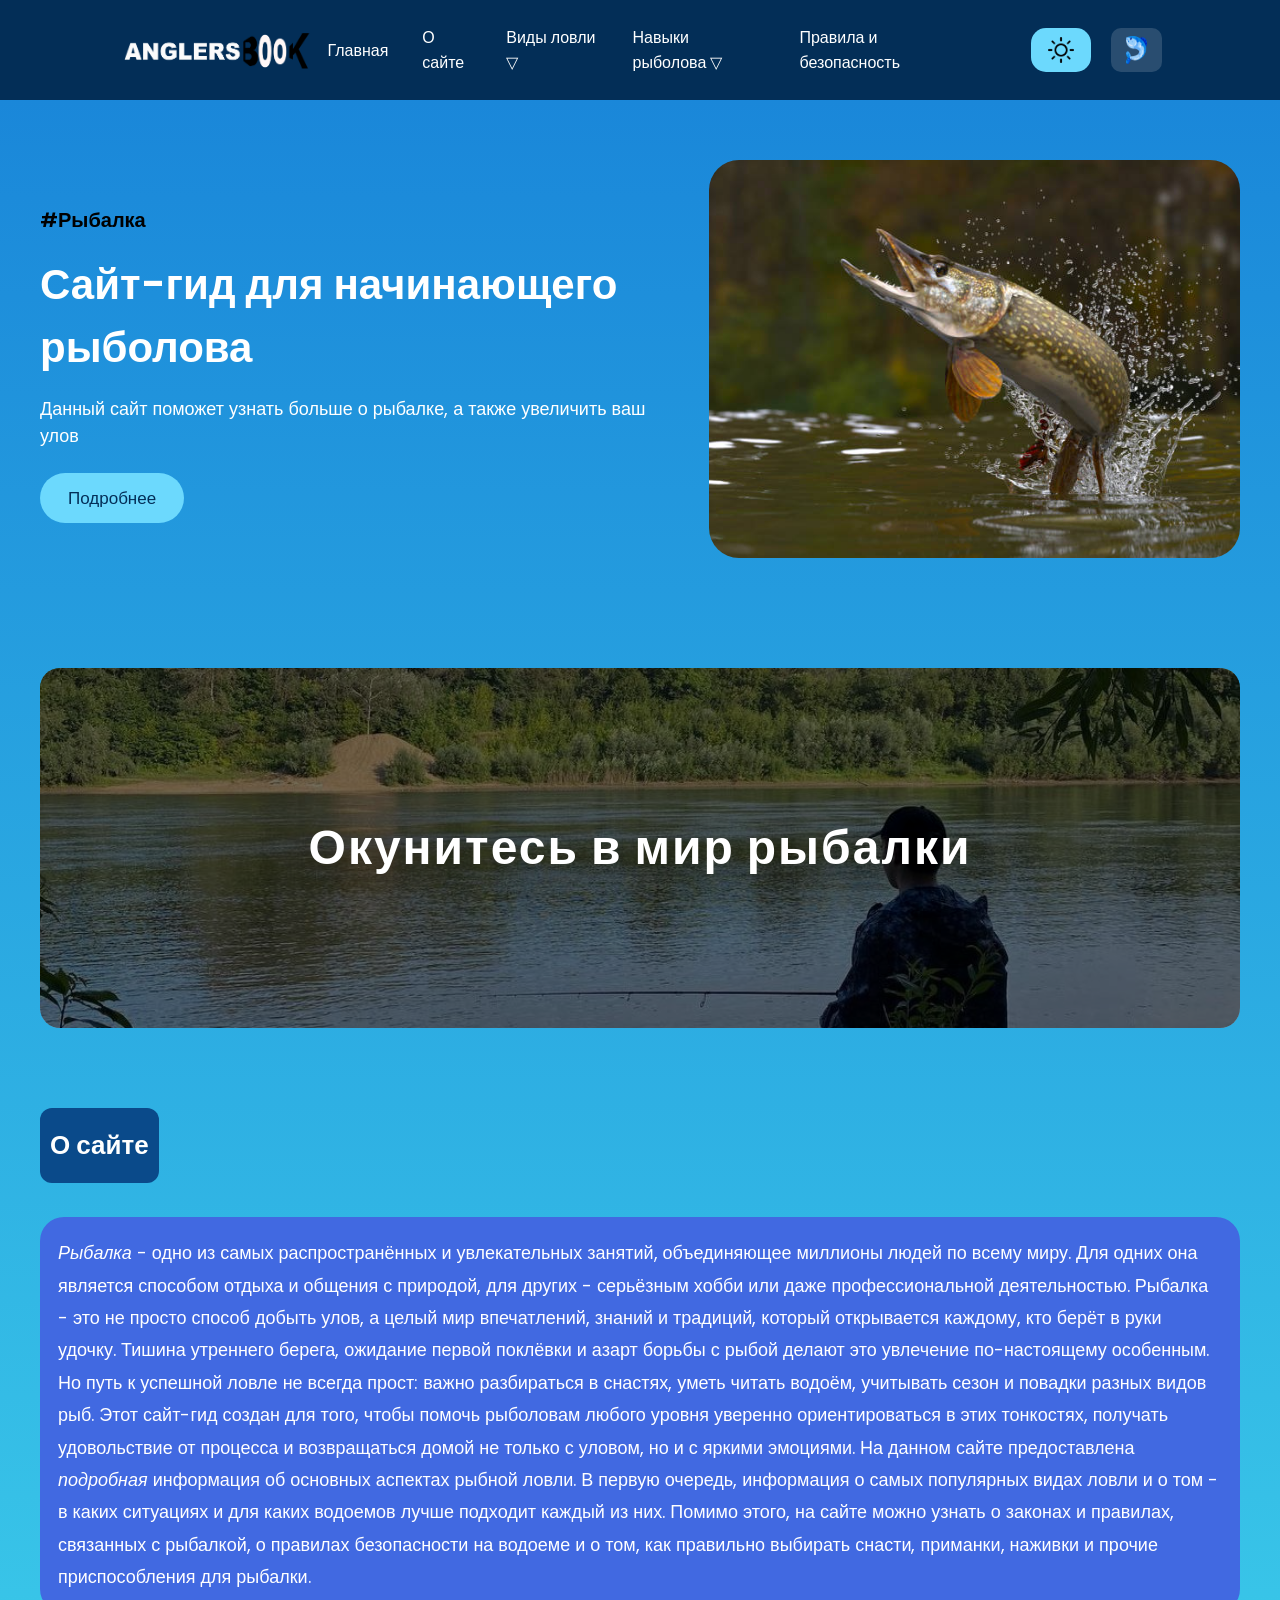
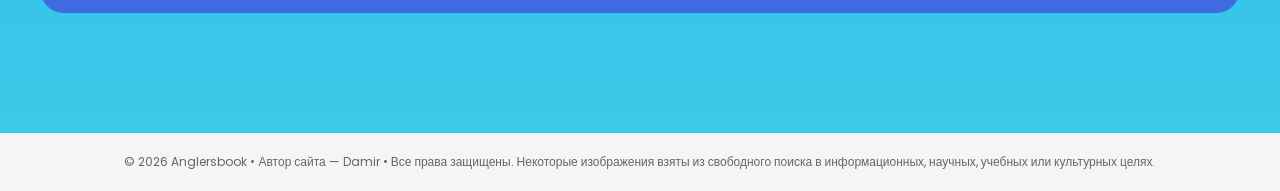
<file: index.html>
<!DOCTYPE html>
<html lang="en">
<head>
  <meta charset="UTF-8">
  <meta name="viewport" content="width=device-width, initial-scale=1.0">
  <title>Anglersbook</title>
  <link rel="stylesheet" href="css/main.css">
  <style>
  .blue {
    color: #032e57;
  }
  </style>
  
</head>
<body>

  <div class="wrapper">
    <header>
      <div class="container">
        <div class="logo"><img src="img/logo.png" alt=""></div>
        <nav>
          <ul>
          <li><a href="index.html">Главная</a></li>
          <li><a href="#about">О сайте</a></li>
          <li><a href="pages/fishing-types.html">Виды ловли &bigtriangledown;</a>
            <ul>
              <li><a href="pages/fishing-types.html#poplavok">Поплавок</a></li>
              <li><a href="pages/fishing-types.html#donka">Донная ловля</a></li>
              <li><a href="pages/fishing-types.html#spin">Спиннинг</a></li>
            </ul>
          </li>
          <li><a href="pages/fishing-skills.html">Навыки рыболова &bigtriangledown;</a>
            <ul>
              <li><a href="pages/fishing-skills.html#snast">Всё о снастях и оснастках</a></li>
              <li><a href="pages/fishing-skills.html#zabros">Техника заброса</a></li>
              <li><a href="pages/fishing-skills.html#viv">Правила вываживания</a></li>
            </ul>
          </li>
          <li><a href="pages/fishing-rules.html">Правила и безопасность</a></li>
          <li class="btn theme-toggle">
            <a href="#">
              <img src="./img/sun.png" alt="Тема" id="theme-icon">
            </a>
          </li>
          <li>
            <a href="pages/trophies.html" class="gallery-btn" title="Галерея трофеев">
              <img src="img/free-icon-fish-1134431.png" alt="Галерея трофеев">
              <span class="gallery-tooltip">Галерея трофеев</span>
            </a>
          </li>
        </ul>
        </nav>
      </div>
    </header>
    <div class="Info">
      <div class="hero container">
        <div class="hero--info">
            <h2>#Рыбалка</h2>
            <h1>Сайт-гид для начинающего рыболова</h1>
            <p>Данный сайт поможет узнать больше о рыбалке, а также увеличить ваш улов</p>
            <a href="#about" class="btn">Подробнее</a>
        </div>
          <img src="img/pikejump.jpg" alt="" id="hero-img">
      </div>
      <section class="scroll-hero" id="scrollHero">
        <div class="scroll-hero-overlay"></div>
        <div class="scroll-hero-content">
          <h2>Окунитесь в мир рыбалки</h2>
        </div>
      </section>
      <div class="container big-text">
        <section id="about">
          <p>О сайте</p>
        </section>
      </div>
      <div class="container banner">
        <p><em>Рыбалка</em> - одно из самых распространённых и увлекательных занятий, объединяющее миллионы людей по всему миру. Для одних она является способом отдыха и общения с природой, для других - серьёзным хобби или даже профессиональной деятельностью. Рыбалка - это не просто способ добыть улов, а целый мир впечатлений, знаний и традиций, который открывается каждому, кто берёт в руки удочку. Тишина утреннего берега, ожидание первой поклёвки и азарт борьбы с рыбой делают это увлечение по-настоящему особенным. Но путь к успешной ловле не всегда прост: важно разбираться в снастях, уметь читать водоём, учитывать сезон и повадки разных видов рыб. Этот сайт-гид создан для того, чтобы помочь рыболовам любого уровня уверенно ориентироваться в этих тонкостях, получать удовольствие от процесса и возвращаться домой не только с уловом, но и с яркими эмоциями. На данном сайте предоставлена <em>подробная</em> информация об основных аспектах рыбной ловли. В первую очередь, информация о самых популярных видах ловли и о том - в каких ситуациях и для каких водоемов лучше подходит каждый из них. Помимо этого, на сайте можно узнать о законах и правилах, связанных с рыбалкой, о правилах безопасности на водоеме и о том, как правильно выбирать снасти, приманки, наживки и прочие приспособления для рыбалки.</p>
      </div>
    </div>
    <footer class="site-footer">
      <div class="container">
        <p>© 2026 Anglersbook • Автор сайта — <a href="https://github.com/d4mir01">Damir</a> • Все права защищены. Некоторые изображения взяты из свободного поиска в информационных, научных, учебных или культурных целях.</p>
      </div>
    </footer>
  </div> 
  <script src="js/theme.js"></script>
  <button class="scroll-top" id="scrollTopBtn" aria-label="Наверх">
      ↑
  </button>
</body>
</html>
</file>
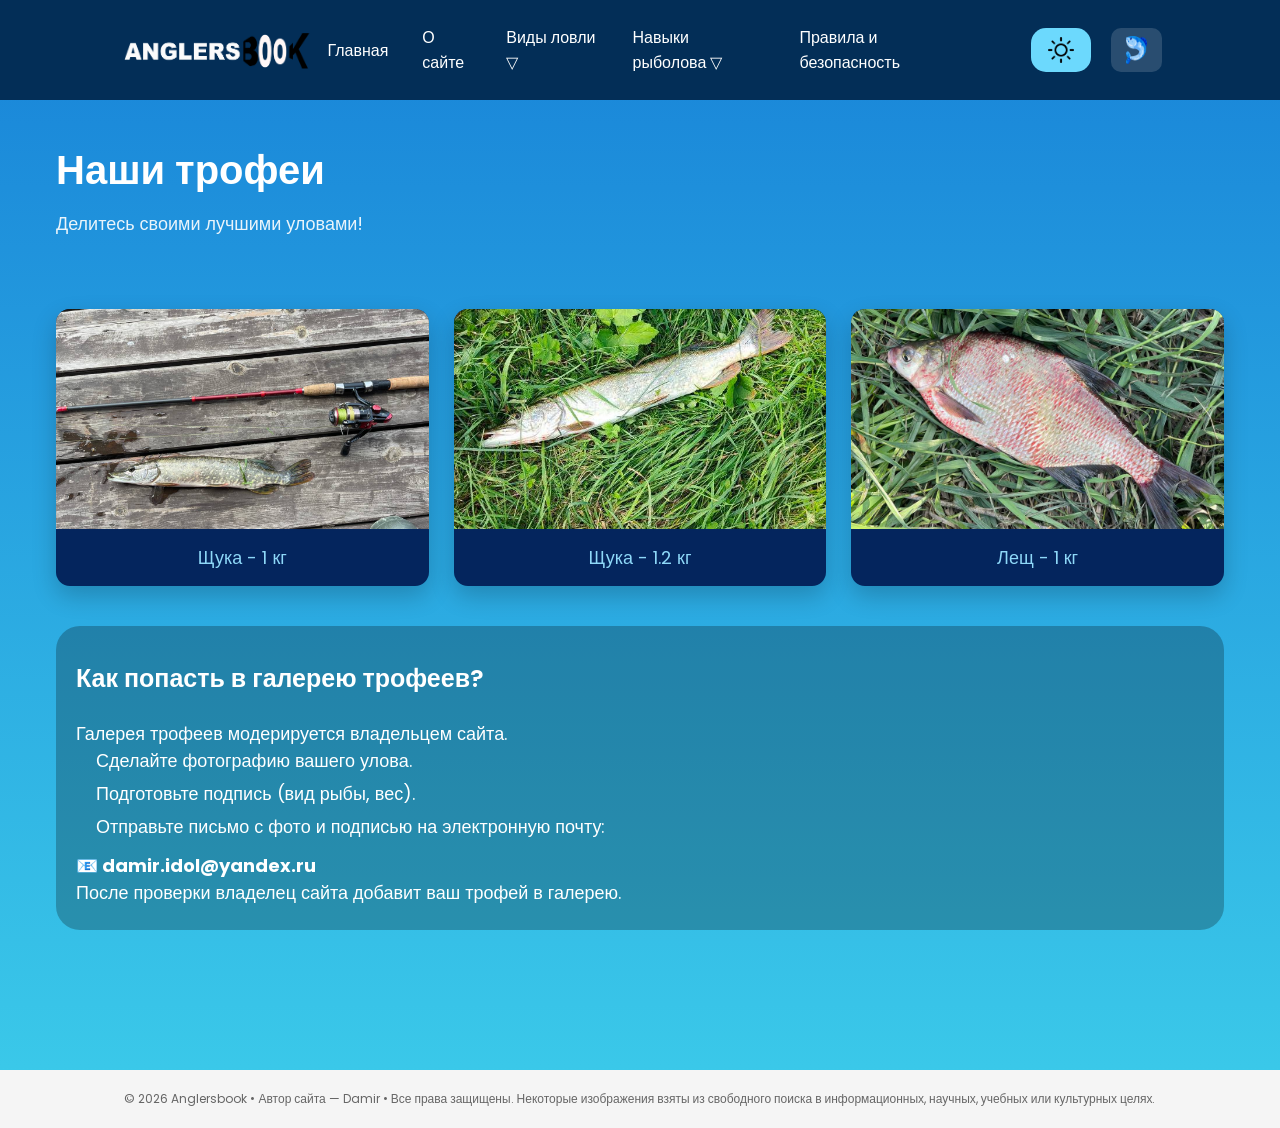
<file: pages/trophies.html>
<!DOCTYPE html>
<html lang="ru">
<head>
  <meta charset="UTF-8">
  <meta name="viewport" content="width=device-width, initial-scale=1.0">
  <title>Anglersbook</title>


  <link rel="stylesheet" href="../css/main.css">

</head>
<body>




<div class="wrapper">
    <header>
      <div class="container">
      <div class="logo"><a href="../index.html"><img src="../img/logo.png" alt=""></a></div>
      <nav>
        <ul>
          <li><a href="../index.html">Главная</a></li>
          <li><a href="../index.html#about">О сайте</a></li>
          <li><a href="../pages/fishing-types.html">Виды ловли &bigtriangledown;</a>
            <ul>
              <li><a href="../pages/fishing-types.html#poplavok">Поплавок</a></li>
              <li><a href="../pages/fishing-types.html#donka">Донная ловля</a></li>
              <li><a href="../pages/fishing-types.html#spin">Спиннинг</a></li>
            </ul>
          </li>
          <li><a href="../pages/fishing-skills.html">Навыки рыболова &bigtriangledown;</a>
            <ul>
              <li><a href="../pages/fishing-skills.html#snast">Всё о снастях и оснастках</a></li>
              <li><a href="../pages/fishing-skills.html#zabros">Техника заброса</a></li>
              <li><a href="../pages/fishing-skills.html#viv">Правила вываживания</a></li>
            </ul>
          </li>
          <li><a href="../pages/fishing-rules.html">Правила и безопасность</a></li>
          <li class="btn theme-toggle">
            <a href="#">
              <img src="../img/sun.png" alt="Тема" id="theme-icon">
            </a>
          </li>
          <li>
            <a href="../pages/trophies.html" class="gallery-btn" title="Галерея трофеев">
              <img src="../img/free-icon-fish-1134431.png" alt="Галерея трофеев">
              <span class="gallery-tooltip">Галерея трофеев</span>
            </a>
          </li>


        </ul>
      </nav>
      </div>
    </header>

    <main class="trophies-page">

    <h1 class="page-title">Наши трофеи</h1>
    <p class="page-subtitle">Делитесь своими лучшими уловами!</p>



    <div class="trophies-gallery">

      <div class="trophy-card">
          <img src="../img/pikes.jpg" alt="Карп">
          <p>Щука - 1 кг</p>
      </div>

      <div class="trophy-card">
          <img src="../img/pikeg.jpg" alt="Щука">
          <p>Щука - 1.2 кг</p>
      </div>

      <div class="trophy-card">
          <img src="../img/bream.jpg" alt="Лещ">
          <p>Лещ - 1 кг</p>
      </div>

    </div>

  
    <section class="trophy-instruction">
        <h2>Как попасть в галерею трофеев?</h2>

        <p>
            Галерея трофеев модерируется владельцем сайта.
        </p>

        <ol>
            <li>Сделайте фотографию вашего улова.</li>
            <li>Подготовьте подпись (вид рыбы, вес).</li>
            <li>Отправьте письмо с фото и подписью на электронную почту:</li>
        </ol>

        <p style="font-weight: bold; font-size: 18px;">
            <a href="mailto:damir.idol@ya.ru?subject=Галерея трофеев" target="_blank" rel="noopener">📧 damir.idol@yandex.ru</a>
        </p>

        <p>
            После проверки владелец сайта добавит ваш трофей в галерею.
        </p>
    </section>

    </main>
    <button class="scroll-top" id="scrollTopBtn" aria-label="Наверх">
        ↑
    </button>
    <footer class="site-footer">
      <div class="container">
        <p>© 2026 Anglersbook • Автор сайта — <a href="https://github.com/d4mir01">Damir</a> • Все права защищены. Некоторые изображения взяты из свободного поиска в информационных, научных, учебных или культурных целях.</p>
      </div>
    </footer>
</div>

  <script src="../js/theme.js"></script>
</body>
</html>
</file>
<file: css/main.css>
@import url('https://fonts.googleapis.com/css2?family=Poppins:wght@300;400;500;600;700&display=swap');

* {
  margin: 0;
  padding: 0;
  list-style: none;
  text-decoration: none;
  box-sizing: border-box;
}

html {
  scroll-behavior: smooth;
}

body {
  font-family: "Poppins", sans-serif;
  font-weight: 400;
  color: #fff;
  font-size: 18px;
}

a {
  text-decoration: none;
  color: inherit;
}

img {
  max-width: 100%;
  display: block;
}

.wrapper {
  background: linear-gradient(0deg, rgb(60, 204, 234), rgb(24, 131, 216));
  width: 100%;
}

.container {
  max-width: 1200px;
  margin: 0 auto;
  padding: 0 16px;
}

.Info {
  max-width: 1200px;
  margin: 0 auto;
}

/* ===== ШАПКА / НАВИГАЦИЯ ===== */

header {
    background:#032e57;
    padding: 10px 8%;
}

header .container {
    display: flex;
    align-items: center;
}

header .container {
  display: flex;
  align-items: center;
  justify-content: space-between;
}

header nav {
  margin-left: auto;
}

header nav ul {
    display: flex;
    align-items: center;
}

header nav ul li {
    position: relative;
}

header nav ul li a {
    padding: 15px;
    color: #fff;
    font-size: 16px;
    display: block;
}  

header nav ul li a:hover {
    background:#6cd9fd;
    color:#fff;
    border-radius: 15px;
}

nav ul li ul {
    position: absolute;
    left: 0;
    width: 180px;
    background:#4584ff;
    display: none;
    z-index: 20;
    border-radius: 15px;
}

nav ul li ul li {
    width: 100%;
    border: 1px solid rgba(0,0,0,.1);
}

nav ul li:hover > ul {
    display: initial;
}

header nav ul li.btn a {
    background: #6cd9fd;
    padding: 9px 17px;
    border-radius: 15px;
    transition: all 500ms ease;
    margin-left: 50px;
}
header nav ul li.btn a:hover {
    background: #4584ff;
}

header nav ul {
  display: flex;
  align-items: center;
  gap: 10px;
}

.logo img {
    height: 55px;
}

body {
  padding-top: 0px;
}

header nav ul {
  display: flex;
  align-items: center;
  gap: 4px;
} 

.hero img {
  border-radius: 30px;
  overflow: hidden;
}

.hero img {
  width: 100%;
  display: block;
}


/* Мобильная навигация */
@media (max-width: 768px) {
  header .container {
    flex-wrap: wrap;
    gap: 8px 0;
  }

  header nav ul {
    flex-wrap: wrap;
    justify-content: flex-end;
  }
}

/* ===== ТЕМА САЙТА (СВЕТЛАЯ / ТЁМНАЯ) ===== */

body.dark-theme .wrapper {
  background: #04255D;
}

body.dark-theme .logo {
  border-radius: 16px;
}

.dark-theme {
background-color: #000;
}

.theme-toggle img {
  width: 26px;
  height: 26px;
  cursor: pointer;
  transition: transform 0.3s ease;
}

.theme-toggle img:hover {
  transform: rotate(20deg) scale(1.1);
}

.theme-toggle {
  flex-shrink: 0;
}

.theme-toggle a {
  display: flex;
  align-items: center;
  justify-content: center;

  min-width: 32px;
  min-height: 32px;
}

.theme-toggle {
  padding: 0 !important;
}

@media (max-width: 900px) {
  nav ul {
    flex-wrap: wrap;
  }
}

/* ===== КНОПКА НАВЕРХ ===== */

.scroll-top {
  position: fixed;
  right: 20px;
  bottom: 20px;
  width: 52px;
  height: 52px;
  border-radius: 50%;
  border: none;
  background: #178bff;
  color: #fff;
  font-size: 26px;
  font-weight: bold;
  cursor: pointer;
  box-shadow: 0 10px 25px rgba(0, 0, 0, 0.25);
  opacity: 0;
  visibility: hidden;
  transform: translateY(20px);
  transition: 0.3s ease;
  z-index: 9999;
}

.scroll-top.show {
  opacity: 1;
  visibility: visible;
  transform: translateY(0);
}

.scroll-top:hover {
  background: #0f6fd1;
  transform: translateY(-4px);
}


/* ===== ГЛАВНАЯ: HERO ===== */

.hero {
  display: grid;
  grid-template-columns: minmax(0, 1.2fr) minmax(0, 1fr);
  align-items: center;
  gap: 32px;
  padding: 60px 0 80px;
}

.hero--info h2 {
  color: #000000;
  font-size: 20px;
  font-weight: 600;
  margin-bottom: 8px;
}

.hero--info h1 {
  font-size: 42px;
  font-weight: 600;
  margin-bottom: 16px;
}

.hero--info p {
  font-weight: 400;
  font-size: 18px;
  margin-bottom: 24px;
}

.hero--info .btn {
  display: inline-block;
  background: #6cd9fd;
  color: #032e57;
  border-radius: 40px;
  padding: 12px 28px;
  border: 0;
  transition: all 0.3s ease;
  font-size: 17px;
}

.hero--info .btn:hover {
  cursor: pointer;
  transform: translateY(-2px);
  background: #4fc5f4;
}

.hero img {
  max-width: 100%;
}

@media (max-width: 900px) {
  .hero {
    grid-template-columns: 1fr;
    text-align: center;
  }

  .hero--info h1 {
    font-size: 32px;
  }

  .hero--info p {
    font-size: 16px;
  }

  .hero--info .btn {
    font-size: 16px;
  }
}

/* ===== ГЛАВНАЯ: БЛОК О САЙТЕ ===== */

.big-text {
  margin-top: 40px;
  margin-bottom: 24px;
  padding: 18px 10px;
  font-size: 26px;
  font-weight: 600;
  border-radius: 12px;
  background: #0A4A8A;
  display: inline-block;
}

.banner {
  padding: 10px 0 40px;
}

.banner p {
  line-height: 1.8;
  margin-bottom: 20px;
  width: 100%;
  font-size: 18px;
  background: #4169E1;
  border-radius: 24px;
  padding: 20px 18px;
}

@media (max-width: 900px) {
  .big-text {
    font-size: 22px;
  }

  .banner p {
    font-size: 16px;
  }
}

/* ===== КНОПКА ГАЛЕРЕИ ТРОФЕЕВ В ШАПКЕ ===== */

.gallery-btn {
  position: relative;
  width: 51px;
  height: 44px;
  background: rgba(255, 255, 255, 0.15);
  border-radius: 10px;
  display: flex;
  align-items: center;
  justify-content: center;
  margin-left: 16px;
  transition: 0.2s;
}

.gallery-btn img {
  width: 28px;
  height: 28px;
}

.gallery-btn:hover {
  background: rgba(255, 255, 255, 0.25);
  transform: translateY(-2px);
}

.gallery-tooltip {
  position: absolute;
  bottom: -38px;
  left: 50%;
  transform: translateX(-50%);
  background: rgba(0, 0, 0, 0.8);
  color: #fff;
  padding: 6px 10px;
  border-radius: 6px;
  font-size: 12px;
  white-space: nowrap;
  opacity: 0;
  pointer-events: none;
  transition: 0.2s;
}

.gallery-btn:hover .gallery-tooltip {
  opacity: 1;
}

/* ===== ПРЕМИУМ SCROLL-БЛОК НА ГЛАВНОЙ ===== */

.scroll-hero {
  position: relative;
  height: 360px;
  margin: 30px 0 40px;
  background: url("../img/scroll-bg.jpg") center/cover no-repeat;
  overflow: hidden;
  opacity: 0;
  transform: translateY(60px);
  transition: opacity 1s ease, transform 1s ease;
  border-radius: 20px;
}

.scroll-hero-overlay {
  position: absolute;
  inset: 0;
  background: rgba(0, 0, 0, 0.55);
  opacity: 0;
  transition: opacity 1.2s ease;
}

.scroll-hero-content {
  position: relative;
  z-index: 2;
  height: 100%;
  display: flex;
  align-items: center;
  justify-content: center;
}

.scroll-hero-content h2 {
  font-size: 48px;
  font-weight: 700;
  letter-spacing: 2px;
  color: #ffffff;
  opacity: 0;
  transform: translateY(30px);
  transition: opacity 1.2s ease, transform 1.2s ease;
  text-shadow: 0 10px 40px rgba(0, 0, 0, 0.7);
  text-align: center;
  padding: 0 16px;
}

.scroll-hero.active {
  opacity: 1;
  transform: translateY(0);
}

.scroll-hero.active .scroll-hero-overlay {
  opacity: 1;
}

.scroll-hero.active h2 {
  opacity: 1;
  transform: translateY(0);
}

@media (max-width: 768px) {
  .scroll-hero {
    height: 260px;
  }

  .scroll-hero-content h2 {
    font-size: 32px;
  }
}

/* ===== СТРАНИЦА ТРОФЕЕВ ===== */

.trophies-page {
  max-width: 1200px;
  margin: 0 auto;
  padding: 40px 16px 80px;
}

.page-title {
  font-size: 40px;
  margin-bottom: 10px;
}

.page-subtitle {
  font-size: 18px;
  opacity: 0.9;
  margin-bottom: 32px;
}


.trophy-gallery {
  display: grid;
  grid-template-columns: repeat(auto-fill, minmax(240px, 1fr));
  gap: 22px;
  margin-bottom: 48px;
}

.trophy-card {
  position: relative;
  background: #4169E1;
  border-radius: 20px;
  overflow: hidden;
  box-shadow: 0 10px 25px rgba(0, 0, 0, 0.2);
  transition: 0.2s;
}

.trophy-card:hover {
  transform: translateY(-4px);
}

.trophy-card img {
  width: 100%;
  height: 220px;
  object-fit: cover;
}

.trophy-card .caption {
  padding: 14px;
  font-size: 15px;
  background: rgba(0, 0, 0, 0.15);
}


.trophy-instruction {
  background: rgba(0, 0, 0, 0.25);
  border-radius: 24px;
  padding: 24px 20px;
}

.trophy-instruction h2 {
  margin-bottom: 12px;
}

.trophy-instruction ol {
  margin-left: 20px;
  margin-bottom: 12px;
}

.trophy-instruction li {
  margin-bottom: 6px;
}

@media (max-width: 768px) {
  .page-title {
    font-size: 32px;
  }

  .page-subtitle {
    font-size: 16px;
  }

  .trophy-upload {
    padding: 18px 16px;
  }
}

.trophies-gallery{
    display: grid;
    grid-template-columns: repeat(auto-fit, minmax(250px, 1fr));
    gap: 25px;
    padding: 40px 0;
}

.trophy-card{
    background: #04255D;
    border-radius: 14px;
    overflow: hidden;
    text-align: center;
    transition: transform 0.3s ease;
}

.trophy-card:hover{
    transform: translateY(-5px);
}

.trophy-card img{
    width: 100%;
    height: 220px;
    object-fit: cover;
}

.trophy-card p{
    padding: 15px;
    color: #8ED8F8;
    font-size: 18px;
}

.trophy-card img{
    width:100%;
    height:220px;
    object-fit:cover;
    transition: transform 0.4s;
}

.trophy-card:hover img{
    transform: scale(1.08);
}

/* ===== ОБЩИЕ ТЕКСТОВЫЕ БЛОКИ (ВИДЫ ЛОВЛИ) ===== */

h1, h2 {
  font-weight: 600;
}

h2,
h3,
h4 {
  font-size: 25px;
  padding: 10px 0;
}


.trending {
  padding-top: 40px;
}

.trending h1 {
  font-weight: 600;
  font-size: 32px;
  background: #0A4A8A;
  border-radius: 12px;
  padding: 18px 20px;
  display: inline-block;
  margin-bottom: 24px;
}

.trending .catch {
  display: grid;
  grid-template-columns: repeat(auto-fit, minmax(220px, 1fr));
  gap: 20px;
  width: 100%;
  padding: 30px 0;
}

.trending .catch span {
  display: block;
  text-align: center;
  margin-top: 16px;
  font-size: 20px;
}

.trending .catch span img {
  position: relative;
  top: 5px;
  margin-right: 7px;
}

.trending .catch img {
  border-radius: 30px;
}

.catch .block {
  background: #7FD6F7;
  color: #032e57;
  border-radius: 30px;
  padding: 20px 12px;
  border: 0;
  transition: all 0.3s ease;
  font-size: 18px;
}

.catch .block:hover {
  cursor: pointer;
  transform: scale(1.03);
}

.catch .block span a {
  color: #032e57;
}

.main-text {
  padding: 20px;
  font-size: 28px;
  font-weight: 600;
  width: 500px;
  border-radius: 12px;
  margin-top: 150px;
  background: #0A4A8A;
  margin-right: 1090px;
}

.banner .text1 {
  line-height: 1.7;
  margin-bottom: 20px;
  width: 100%;
  font-size: 20px;
  background: #4169E1;
  border-radius: 30px;
  padding: 20px 25px;
}

.banner ol {
  line-height: 1.7;
  margin-bottom: 20px;
  width: 100%;
  font-size: 20px;
  background: #4169E1;
  border-radius: 30px;
  padding: 20px 25px;
}

.banner .text2 {
  line-height: 1.7;
  margin-bottom: 20px;
  width: 100%;
  font-size: 20px;
  border-radius: 30px;
  padding: 20px 25px;
}

@media (max-width: 900px) {
  .main-text {
    margin-top: 40px;
    font-size: 22px;
  }

  .banner .text1,
  .banner ol {
    font-size: 18px;
  }
}

.text-block {
  font-size: 18px;
  line-height: 1.7;
  color: #ffffff;
}

.text-block p {
  margin: 0 0 10px 0;
}

.text-block ul,
.text-block ol {
  margin-left: 20px;
}

.text-block li {
  margin-bottom: 6px;
}

/* ===== БЛОКИ ТЕКСТ + КАРТИНКА ===== */

.media-right {
  display: grid;
  grid-template-columns: 1fr 260px;
  gap: 20px;
  align-items: center;
}

.media-right .media-img img {
  width: 100%;
  border-radius: 16px;
  box-shadow: 0 8px 20px rgba(0, 0, 0, 0.25);
}

@media (max-width: 900px) {
  .media-right {
    grid-template-columns: 1fr;
  }
}

.media-bottom {
  display: flex;
  flex-direction: column;
  gap: 12px;
}

.media-bottom .media-img img {
  width: 80%;
  max-width: 100%;
  border-radius: 16px;
  box-shadow: 0 8px 20px rgba(0, 0, 0, 0.25);
}

.media-text {
  box-shadow: 0 8px 20px rgba(0, 0, 0, 0.25);
  border-radius: 16px;
  padding: 16px 18px;
}

.media-img img {
  cursor: zoom-in;
  transition: 0.2s;
}

.media-img img:hover {
  transform: scale(1.03);
}

/* ===== LIGHTBOX ДЛЯ КАРТИНОК ===== */

.img-modal {
  position: fixed;
  inset: 0;
  background: rgba(0, 0, 0, 0.88);
  display: flex;
  align-items: center;
  justify-content: center;
  opacity: 0;
  visibility: hidden;
  transition: 0.3s ease;
  z-index: 9999;
  cursor: zoom-out;
}

.img-modal.active {
  opacity: 1;
  visibility: visible;
}

.img-modal img {
  max-width: 90%;
  max-height: 90%;
  border-radius: 20px;
  box-shadow: 0 20px 60px rgba(0, 0, 0, 0.7);
  transform: scale(0.85);
  transition: transform 0.3s ease;
  cursor: grab;
}

.img-modal.active img {
  transform: scale(1);
}

.img-modal-close {
  position: absolute;
  top: 25px;
  right: 30px;
  font-size: 40px;
  color: #fff;
  cursor: pointer;
  user-select: none;
  transition: 0.2s;
}

.img-modal-close:hover {
  transform: scale(1.2);
}

.card-img img {
  cursor: zoom-in;
}


.site-footer {
    width: 100%;
    margin-top: 60px;
    padding: 20px 0;
    background: #f5f5f5;
    text-align: center;
}

.site-footer p {
    font-size: 12px;
    color: #666;
    margin: 0;
}
</file>
